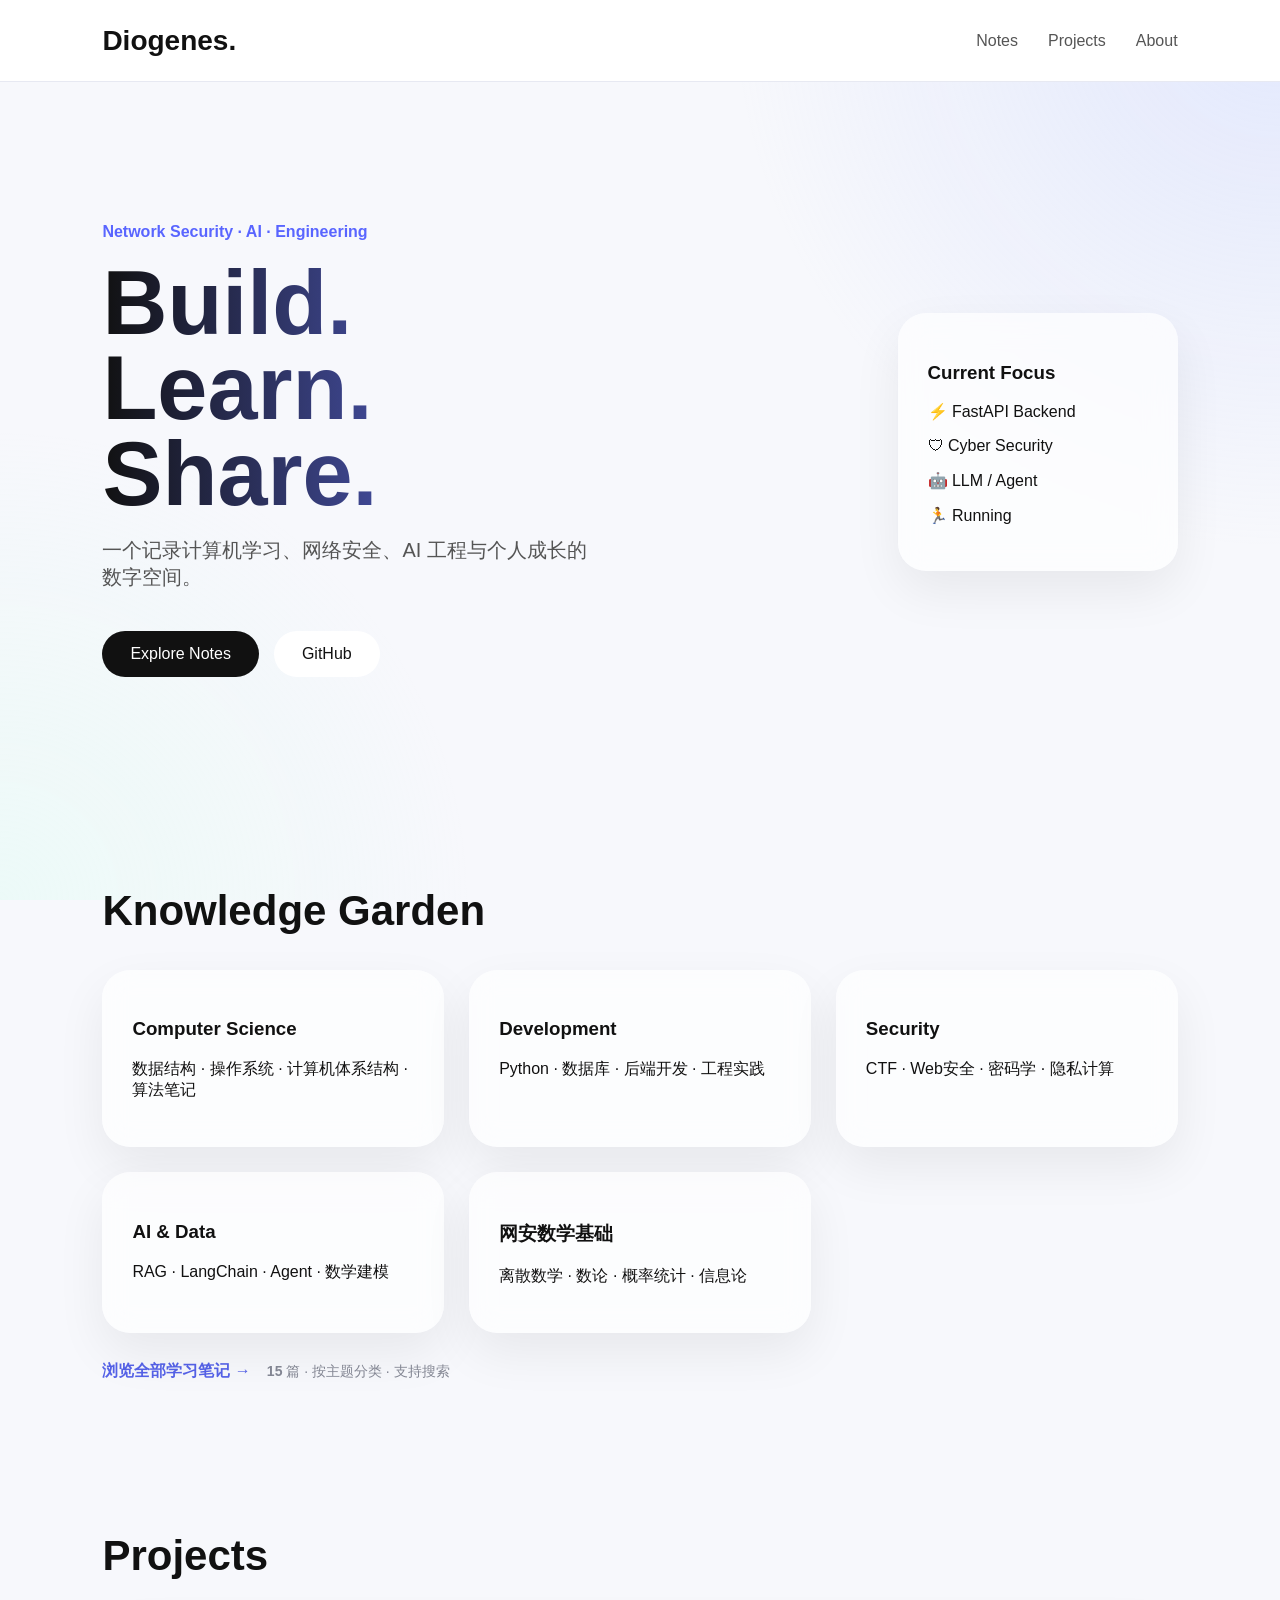
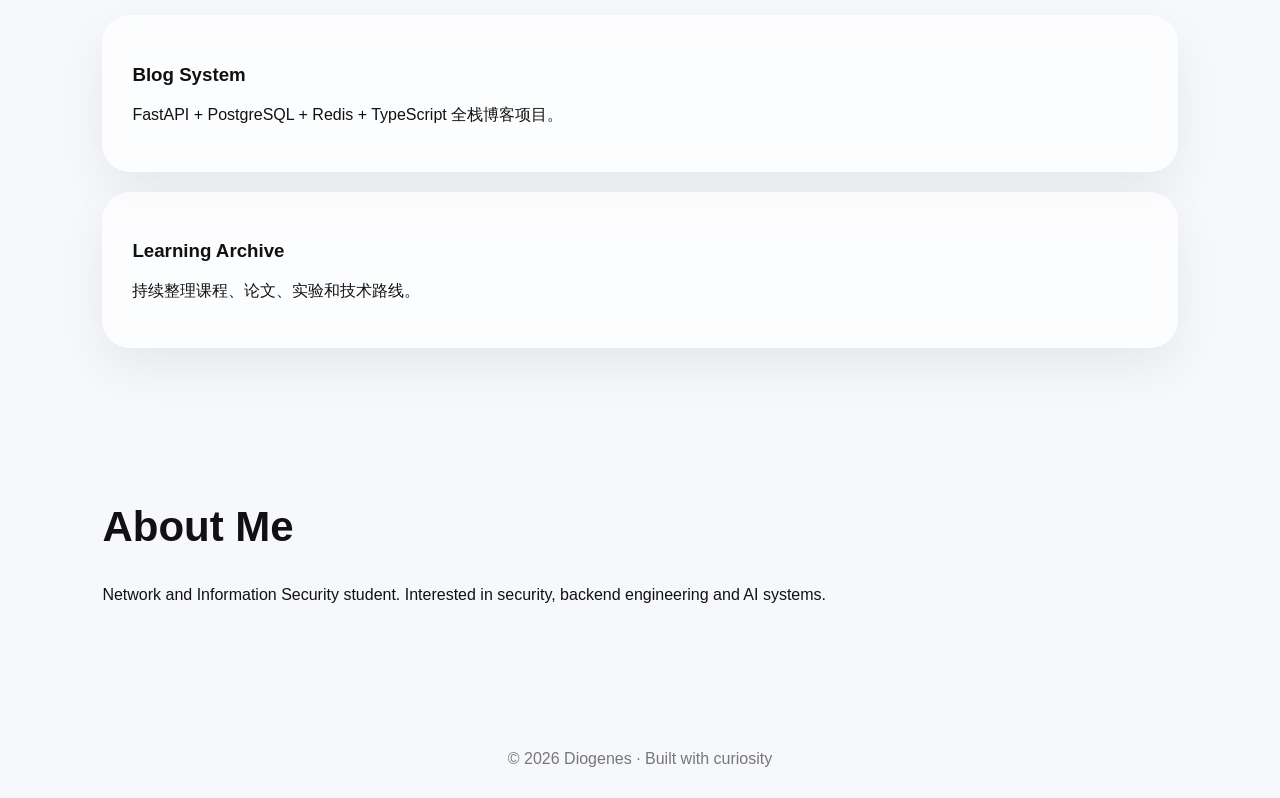
<file: index.html>
<!DOCTYPE html>
<html lang="zh-CN">
<head>
<meta charset="UTF-8">
<meta name="viewport" content="width=device-width, initial-scale=1.0">
<title>Diogenes | Learning Space</title>

<style>*{box-sizing:border-box}body{margin:0;padding-top:82px;font-family:-apple-system,BlinkMacSystemFont,"Segoe UI",sans-serif;color:#111;background:#f7f8fc} .bg{position:fixed;inset:0;background:radial-gradient(circle at top right,#b9c8ff55,transparent 35%),radial-gradient(circle at bottom left,#d8fff055,transparent 30%);z-index:-1}header{position:fixed;top:0;left:0;right:0;width:100%;min-height:82px;z-index:2147483647;display:flex;justify-content:space-between;align-items:center;padding:24px 8%;background:#fff;opacity:1;backdrop-filter:none;border-bottom:1px solid #e7e9f2;isolation:isolate}.logo{font-size:28px;font-weight:800}nav a{margin-left:30px;text-decoration:none;color:#555}.hero{min-height:80vh;padding:70px 8%;display:flex;justify-content:space-between;align-items:center;gap:50px}h1{font-size:90px;line-height:.95;margin:20px 0;background:linear-gradient(90deg,#111,#6575ff);-webkit-background-clip:text;color:transparent}.tag{font-weight:700;color:#5965ff}.desc{font-size:20px;color:#555;max-width:500px}.buttons a{display:inline-block;margin:20px 15px 0 0;padding:14px 28px;border-radius:30px;text-decoration:none;color:#111;background:white}.buttons .primary{background:#111;color:white}.card{background:#ffffffaa;backdrop-filter:blur(15px);border-radius:28px;padding:30px;box-shadow:0 20px 50px #0001}.floating{min-width:280px}.grid{display:grid;grid-template-columns:repeat(3,1fr);gap:25px}section{padding:50px 8%}h2{font-size:42px}.project{margin:20px 0}.about{padding-bottom:100px}footer{text-align:center;padding:30px;color:#777}@media(max-width:800px){.hero{flex-direction:column}h1{font-size:60px}.grid{grid-template-columns:1fr}}

.note-category{display:block;color:inherit;text-decoration:none;transition:transform .2s,box-shadow .2s}.note-category:hover{transform:translateY(-4px);box-shadow:0 24px 55px #0002}.notes-link{margin-top:28px}.notes-link a{color:#5562e8;text-decoration:none;font-weight:700}.notes-link span{color:#858895;font-size:14px}</style>
</head>
<body>
<div class="bg"></div>
<header>
  <div class="logo">Diogenes.</div>
  <nav><a href="#notes">Notes</a><a href="#projects">Projects</a><a href="#about">About</a></nav>
</header>

<main>
<section class="hero">
 <div>
  <p class="tag">Network Security · AI · Engineering</p>
  <h1>Build.<br>Learn.<br>Share.</h1>
  <p class="desc">一个记录计算机学习、网络安全、AI 工程与个人成长的数字空间。</p>
  <div class="buttons"><a class="primary" href="#notes">Explore Notes</a><a href="https://github.com/Diogenesosinopeus">GitHub</a></div>
 </div>
 <div class="card floating">
   <h3>Current Focus</h3>
   <p>⚡ FastAPI Backend</p>
   <p>🛡 Cyber Security</p>
   <p>🤖 LLM / Agent</p>
   <p>🏃 Running</p>
 </div>
</section>

<section id="notes">
<h2>Knowledge Garden</h2>
<div class="grid"><a class="card note-category" href="notes/index.html?category=计算机基础"><h3>Computer Science</h3><p>数据结构 · 操作系统 · 计算机体系结构 · 算法笔记</p></a>
<a class="card note-category" href="notes/index.html?category=开发与工程"><h3>Development</h3><p>Python · 数据库 · 后端开发 · 工程实践</p></a>
<a class="card note-category" href="notes/index.html?category=安全与密码学"><h3>Security</h3><p>CTF · Web安全 · 密码学 · 隐私计算</p></a>
<a class="card note-category" href="notes/index.html?category=AI%20与数据"><h3>AI & Data</h3><p>RAG · LangChain · Agent · 数学建模</p></a>
<a class="card note-category" href="notes/index.html?category=网安数学基础"><h3>网安数学基础</h3><p>离散数学 · 数论 · 概率统计 · 信息论</p></a></div>
<p class="notes-link"><a href="notes/index.html">浏览全部学习笔记 →</a>　<span><b id="note-count">加载中…</b> 篇 · 按主题分类 · 支持搜索</span></p>
</section>

<section id="projects">
<h2>Projects</h2>
<div class="project card"><h3>Blog System</h3><p>FastAPI + PostgreSQL + Redis + TypeScript 全栈博客项目。</p></div>
<div class="project card"><h3>Learning Archive</h3><p>持续整理课程、论文、实验和技术路线。</p></div>
</section>

<section id="about" class="about">
<h2>About Me</h2>
<p>Network and Information Security student. Interested in security, backend engineering and AI systems.</p>
</section>
</main>
<footer>© 2026 Diogenes · Built with curiosity</footer>
<script>fetch('notes/notes.json',{cache:'no-cache'}).then(response=>{if(!response.ok)throw new Error('笔记目录加载失败');return response.json()}).then(notes=>{if(!Array.isArray(notes))throw new Error('笔记目录格式无效');document.getElementById('note-count').textContent=notes.length}).catch(error=>{document.getElementById('note-count').textContent='暂不可用';console.error(error)});</script>
</body>
</html>
</file>
